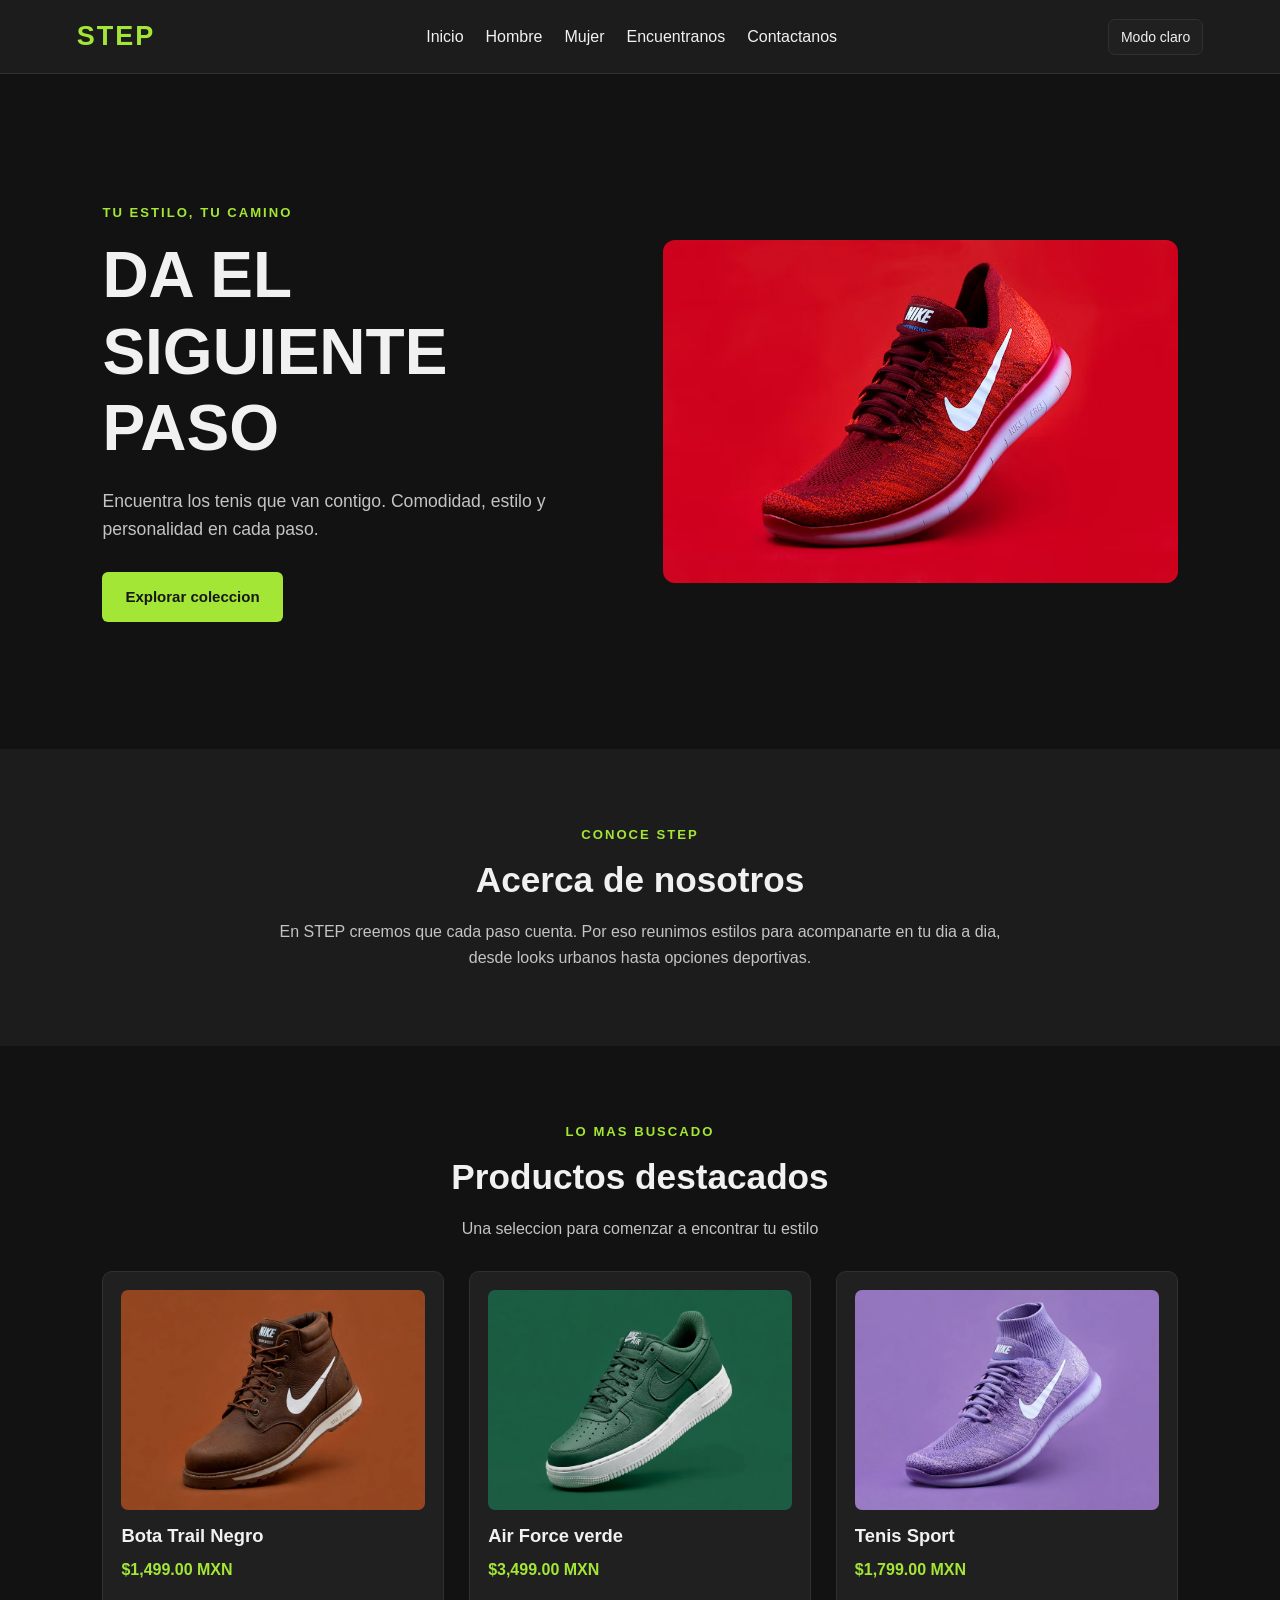
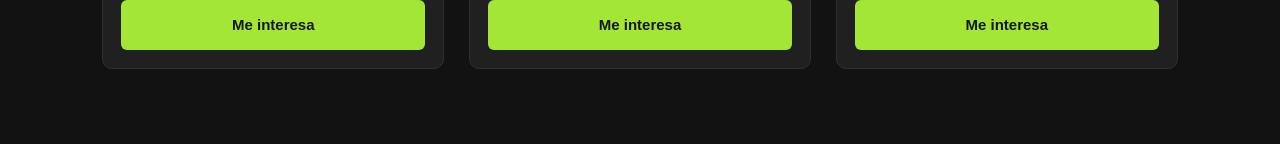
<file: index.html>
<!doctype html>
<html lang="es" data-theme="dark">
  <head>
    <meta charset="UTF-8" />
    <meta name="viewport" content="width=device-width, initial-scale=1.0" />
    <title>STEP</title>
    <link rel="stylesheet" href="style.css" />
  </head>
  <body>
   <body class="">
<header class="encabezado">
  <nav class="nav-principal">
    <a href="index.html" class="logo">STEP</a>
    <ul class="menu">
      <li><a href="index.html">Inicio</a></li>
      <li><a href="hombre.html">Hombre</a></li>
      <li><a href="mujer.html">Mujer</a></li>
      <li><a href="encuentranos.html">Encuentranos</a></li>
      <li><a href="contactanos.html">Contactanos</a></li>
    </ul>
    <button type="button" class="tema-boton" id="cambiar-tema"> Modo claro</button>
  </nav>
</header>
<main>
<section class="portada portada-inicio" id="inicio">
  <div class="portada-contenido">
    <p class="etiqueta">TU ESTILO, TU CAMINO</p>
    <h1>DA EL SIGUIENTE PASO</h1>
    <p>Encuentra los tenis que van contigo. Comodidad, estilo y personalidad en cada paso.</p>
    <a href="hombre.html" class="boton">Explorar coleccion</a>
  </div>
  <div class="portadainicio-imagen">
    <img src="IMG/teni_rojo.avif">
  </div>
</section>
<section class="nosotros" id="nosotros">
  <div class="ancho-contenido">
    <p class="etiqueta">CONOCE STEP</p>
    <h2>Acerca de nosotros</h2>
    <p>En STEP creemos que cada paso cuenta. Por eso reunimos estilos para acompanarte en tu dia a dia, desde looks urbanos hasta opciones deportivas.</p>
  </div>
</section>
<section class="productos seccion-productos">
  <div class="ancho-contenido">
    <p class="etiqueta">LO MAS BUSCADO</p>
    <h2>Productos destacados</h2>
    <p class="subtitulo">Una seleccion para comenzar a encontrar tu estilo</p>
    <div class="productos-contenedor">
      <article class="producto">
  <img src="IMG/Bota_cafe_Hombre3.jpg" >
  <h3>Bota Trail Negro</h3>
  <p class="precio">$1,499.00 MXN</p>
  <a href="contactanos.html" class="boton">Me interesa</a>
</article>
      <article class="producto">
  <img src="IMG/Air_verde_Hombre2.jpg">
  <h3>Air Force verde</h3>
  <p class="precio">$3,499.00 MXN</p>
  <a href="contactanos.html" class="boton">Me interesa</a>
</article>
      <article class="producto">
  <img src="IMG/Calcetin_morado_Mujer1.jpg">
  <h3>Tenis Sport</h3>
  <p class="precio">$1,799.00 MXN</p>
  <a href="contactanos.html" class="boton">Me interesa</a>
</article>
    </div>
  </div>
</section>
</main>
<script src="function.js"></script>

  </body>
</html>
</file>
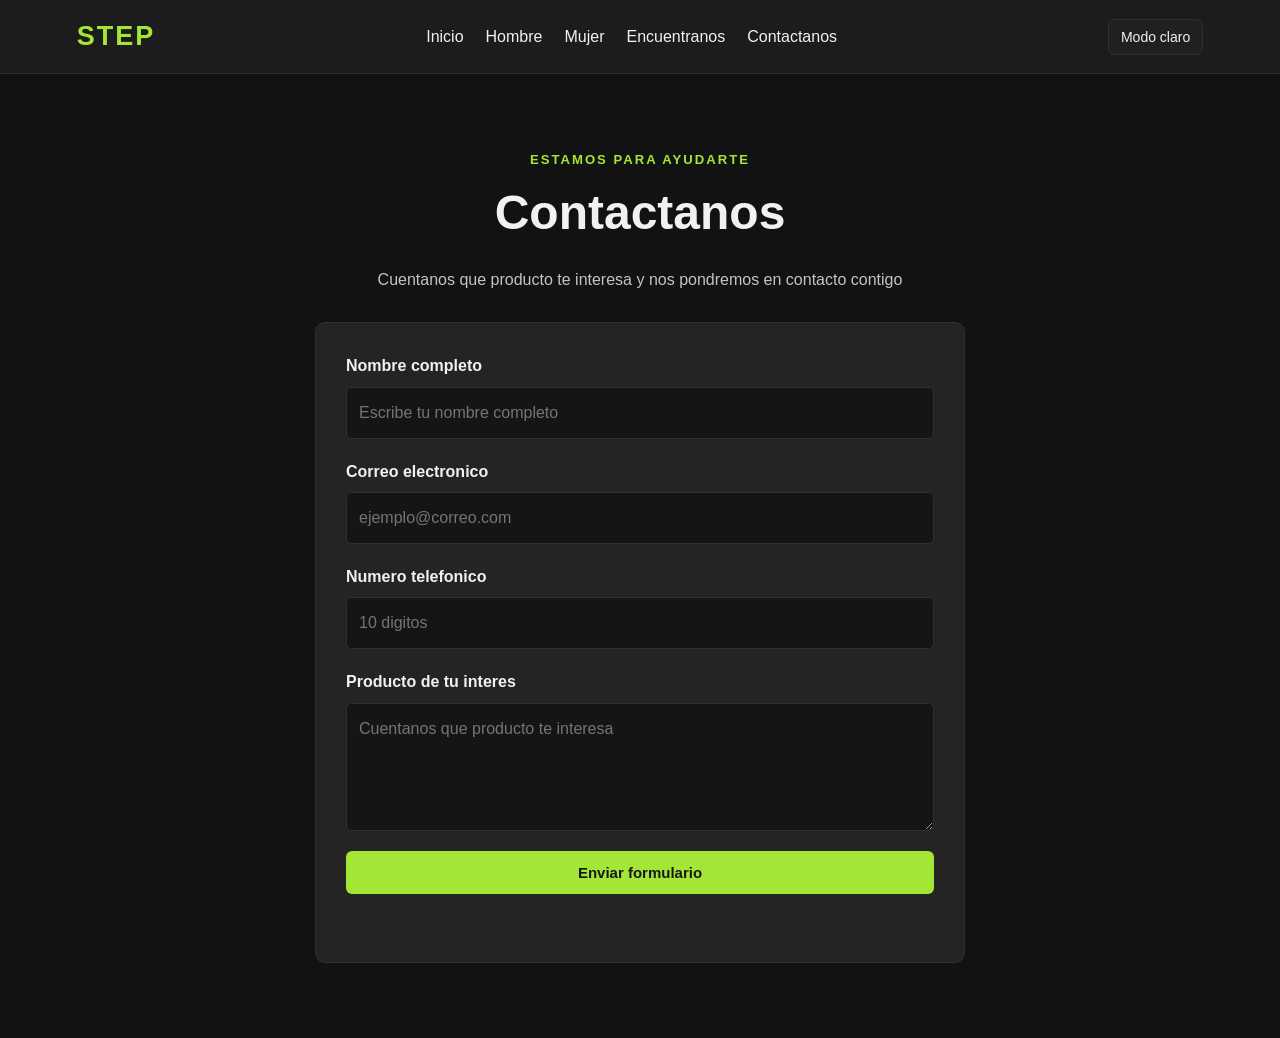
<file: contactanos.html>
<!doctype html>
<html lang="es" data-theme="dark">
<head>
  <meta charset="UTF-8">
  <meta name="viewport" content="width=device-width, initial-scale=1.0">
  <meta name="description" content="STEP, encuentra tus tenis ideales">
  <title>Contactanos | STEP</title>
  <link rel="stylesheet" href="style.css">
</head>
<body class="">
<header class="encabezado">
  <nav class="nav-principal">
    <a href="index.html" class="logo">STEP</a>
    <ul class="menu">
      <li><a href="index.html">Inicio</a></li>
      <li><a href="hombre.html">Hombre</a></li>
      <li><a href="mujer.html">Mujer</a></li>
      <li><a href="encuentranos.html">Encuentranos</a></li>
      <li><a href="contactanos.html">Contactanos</a></li>
    </ul>
    <button type="button" class="tema-boton" id="cambiar-tema">Modo claro</button>
  </nav>
</header>
<main>
<section class="contacto-pagina">
  <div class="ancho-contenido">
    <p class="etiqueta">ESTAMOS PARA AYUDARTE</p>
    <h1>Contactanos</h1>
    <p class="subtitulo">Cuentanos que producto te interesa y nos pondremos en contacto contigo</p>
    <form id="formulario-contacto" novalidate>
      <div class="campo">
        <label for="nombre">Nombre completo</label>
        <input type="text" id="nombre" name="nombre" >
      </div>
      <div class="campo">
        <label for="email">Correo electronico</label>
        <input type="email" id="email" name="email" >
      </div>
      <div class="campo">
        <label for="telefono">Numero telefonico</label>
        <input type="tel" id="telefono" name="telefono" >
      </div>
      <div class="campo">
        <label for="comentario">Producto de tu interes</label>
        <textarea id="comentario" name="comentario" rows="4"></textarea>
      </div>
      <button type="submit" class="boton">Enviar formulario</button>
      <p id="mensaje-formulario" role="status"></p>
    </form>
  </div>
</section>
</main>
<script src="function.js"></script>
</body>
</html>
</file>
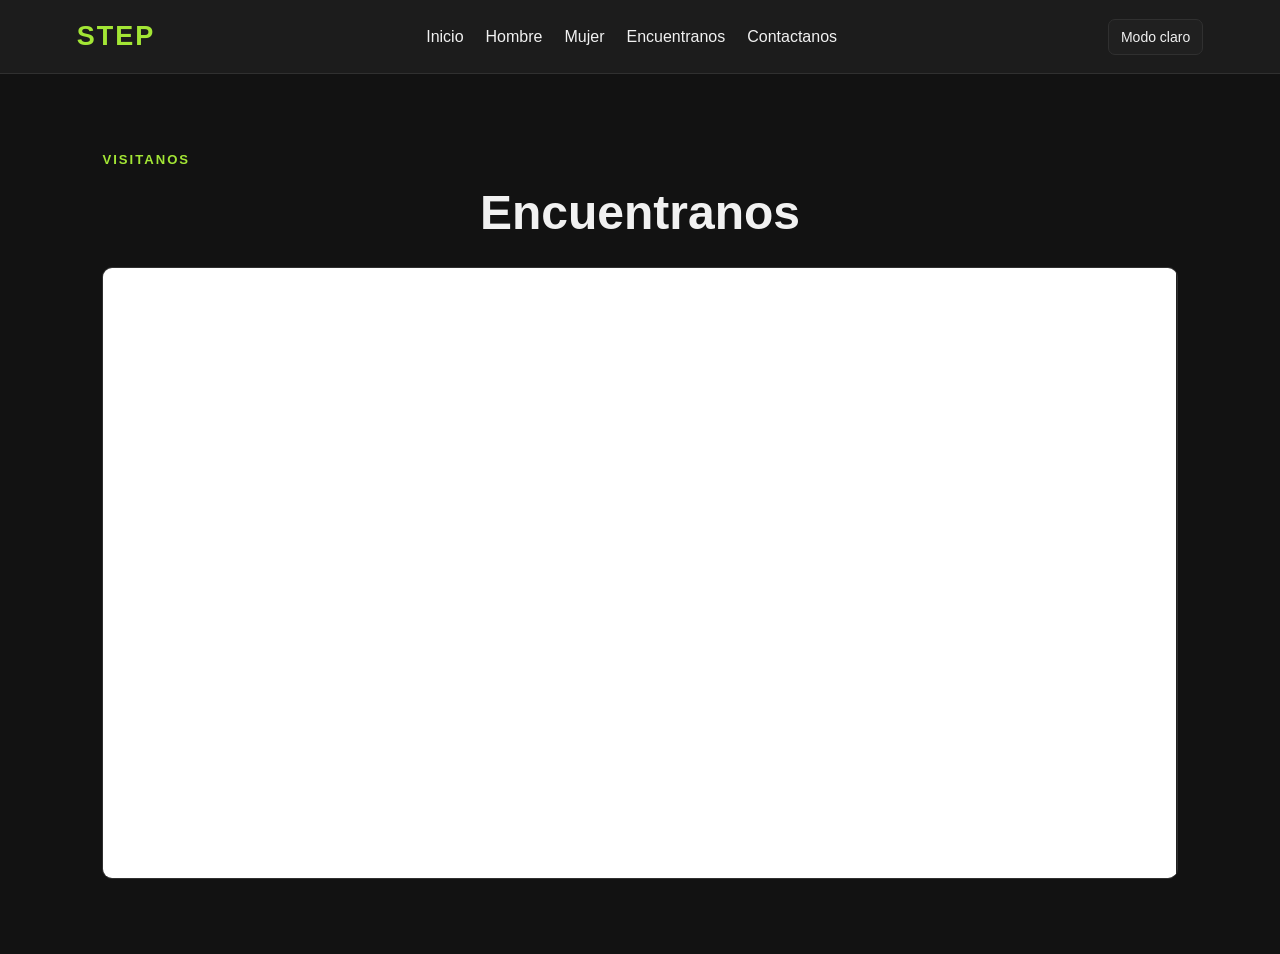
<file: encuentranos.html>
<!doctype html>
<html lang="es" data-theme="dark">
  <head>
    <meta charset="UTF-8" />
    <meta name="viewport" content="width=device-width, initial-scale=1.0" />
    <meta name="description" content="STEP, encuentra tus tenis ideales" />
    <title>Encuentranos</title>
    <link rel="stylesheet" href="style.css" />
  </head>
  <body class="">
    <header class="encabezado">
      <nav class="nav-principal">
        <a href="index.html" class="logo">STEP</a>
        <ul class="menu">
          <li><a href="index.html">Inicio</a></li>
          <li><a href="hombre.html">Hombre</a></li>
          <li><a href="mujer.html">Mujer</a></li>
          <li><a href="encuentranos.html">Encuentranos</a></li>
          <li><a href="contactanos.html">Contactanos</a></li>
        </ul>
        <button type="button" class="tema-boton" id="cambiar-tema">
          Modo claro
        </button>
      </nav>
    </header>
    <main>
      <section class="mapa-pagina">
        <div class="ancho-contenido">
          <p class="etiqueta">VISITANOS</p>
          <h1>Encuentranos</h1>
          <iframe
            src="https://www.google.com/maps/embed?pb=!1m14!1m8!1m3!1d13980.870218215043!2d-99.3418925!3d20.0059892!3m2!1i1024!2i768!4f13.1!3m3!1m2!1s0x85d22d134f5ed9d9%3A0xaf1e77aba8c3a0a2!2sUniversidad%20Tecnol%C3%B3gica%20de%20Tula-Tepeji!5e1!3m2!1ses-419!2smx!4v1791931627691!5m2!1ses-419!2smx"
            title="Mapa de ubicacion"
            loading="lazy"
            referrerpolicy="strict-origin-when-cross-origin"
            allowfullscreen
          >
          </iframe>
        </div>
      </section>
    </main>
    <script src="function.js"></script>
  </body>
</html>
</file>
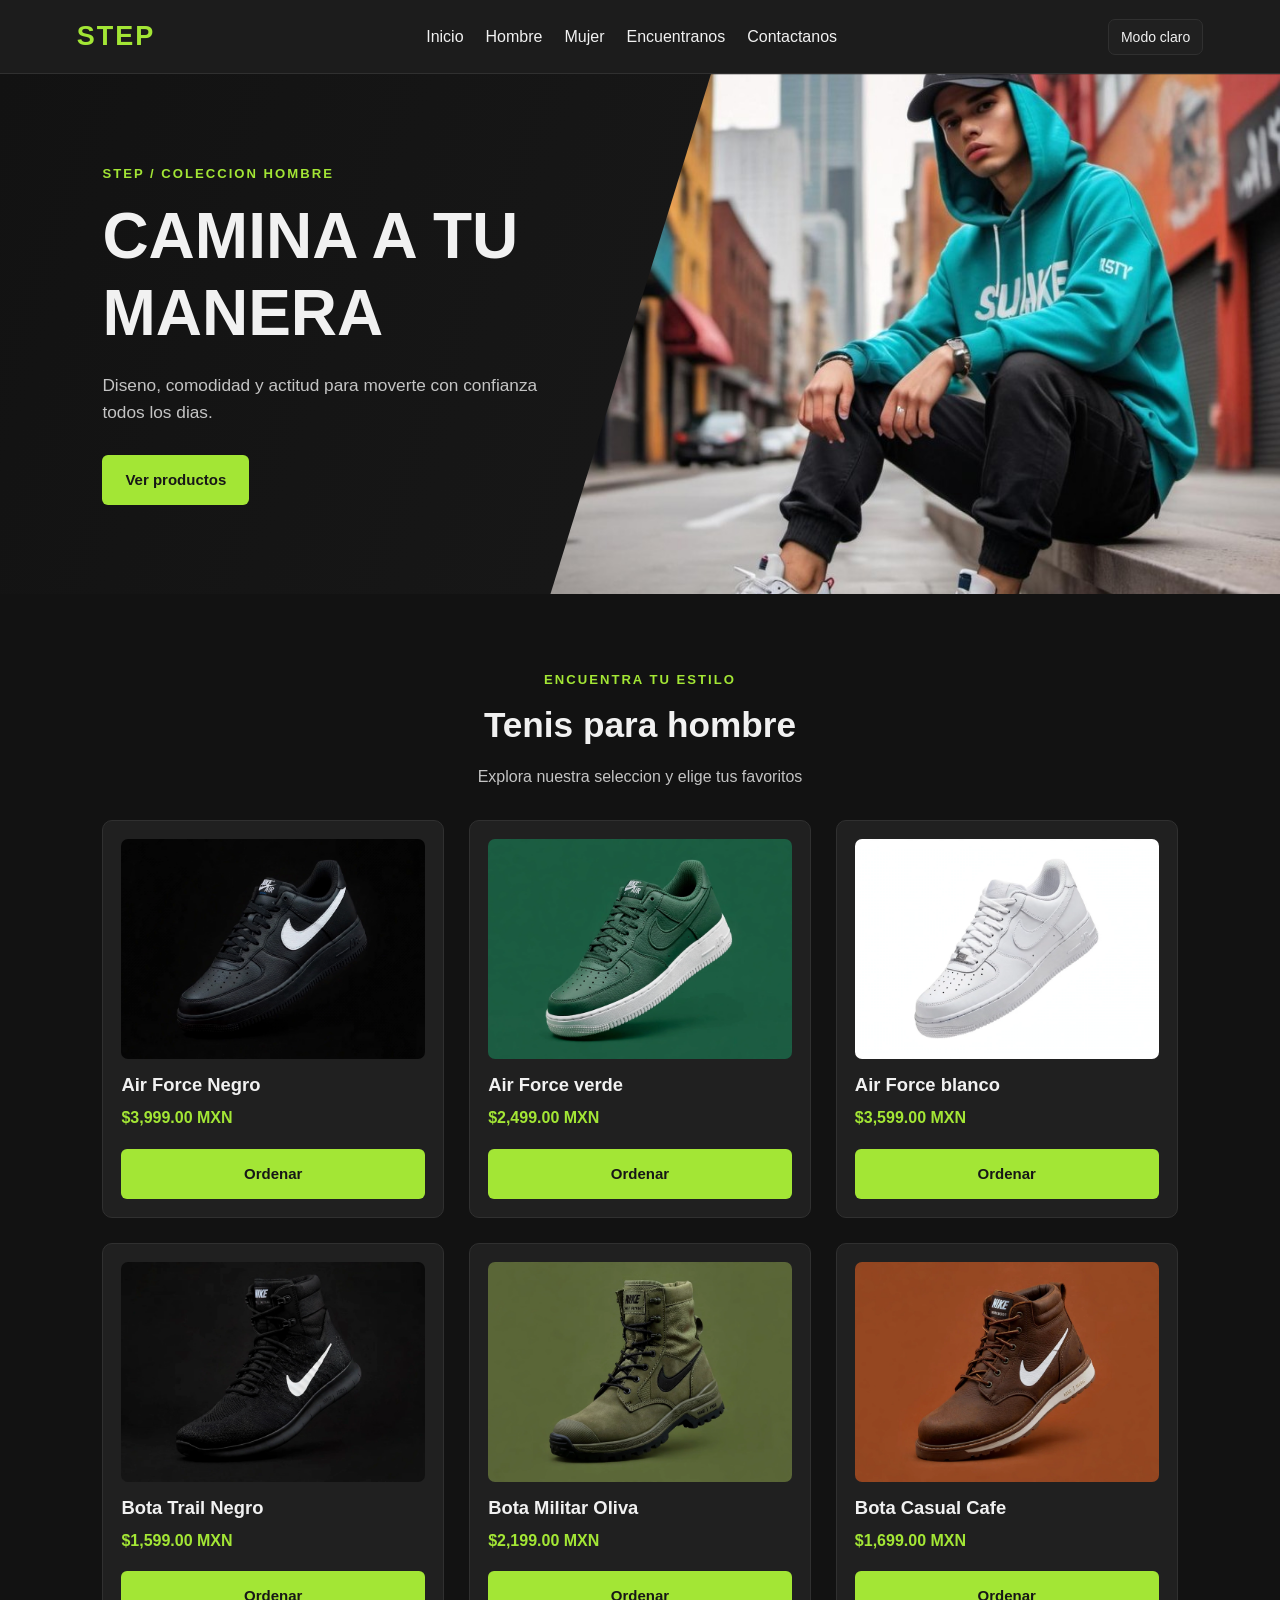
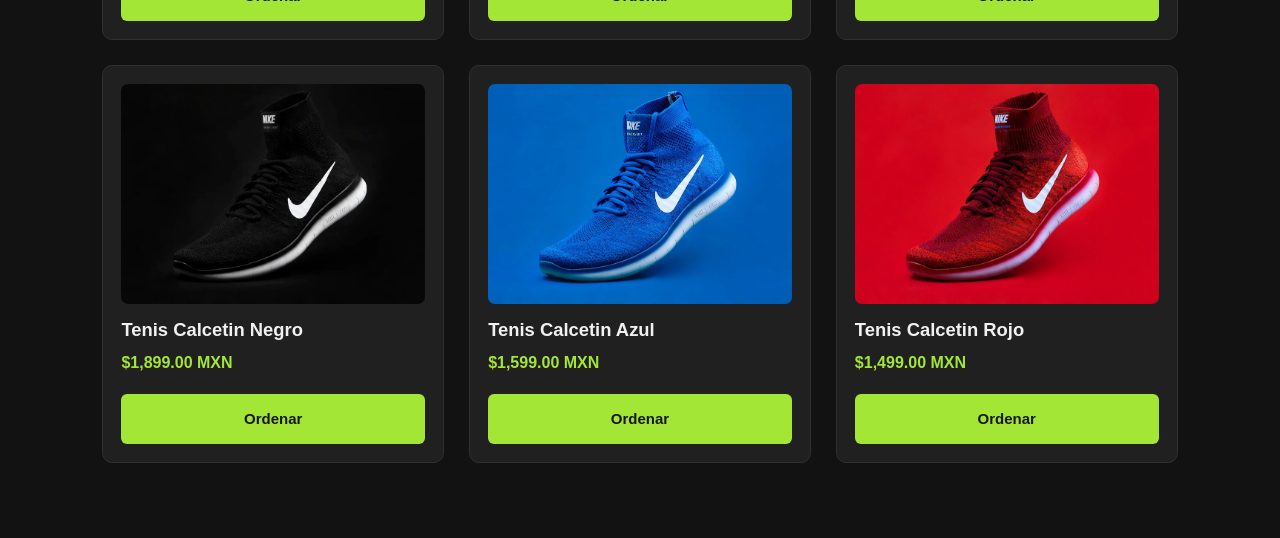
<file: hombre.html>
<!doctype html>
<html lang="es" data-theme="dark">
  <head>
    <meta charset="UTF-8" />
    <meta name="viewport" content="width=device-width, initial-scale=1.0" />
    <title>Hombre</title>
    <link rel="stylesheet" href="style.css" />
  </head>
  <body class="">
    <header class="encabezado">
      <nav class="nav-principal" aria-label="Menu principal">
        <a href="index.html" class="logo">STEP</a>
        <ul class="menu">
          <li><a href="index.html">Inicio</a></li>
          <li><a href="hombre.html">Hombre</a></li>
          <li><a href="mujer.html">Mujer</a></li>
          <li><a href="encuentranos.html">Encuentranos</a></li>
          <li><a href="contactanos.html">Contactanos</a></li>
        </ul>
        <button type="button" class="tema-boton" id="cambiar-tema">
          Modo claro
        </button>
      </nav>
    </header>
    <main>
      <section class="genero hombre">
        <div class="genero-texto">
          <p class="etiqueta">STEP / COLECCION HOMBRE</p>
          <h1>CAMINA A TU MANERA</h1>
          <p>
            Diseno, comodidad y actitud para moverte con confianza todos los
            dias.
          </p>
          <a href="#coleccion" class="boton">Ver productos</a>
        </div>
        <div class="portada-imagen">
          <img src="IMG/Portada_hombre.jpg" />
        </div>
      </section>
      <section class="productos seccion-productos" id="coleccion">
        <div class="ancho-contenido">
          <p class="etiqueta">ENCUENTRA TU ESTILO</p>
          <h2>Tenis para hombre</h2>
          <p class="subtitulo">
            Explora nuestra seleccion y elige tus favoritos
          </p>
          <div class="productos-contenedor">
            <article class="producto">
              <img src="IMG/Air_negro_Hombre1.jpg" />
              <h3>Air Force Negro</h3>
              <p class="precio">$3,999.00 MXN</p>
              <a href="contactanos.html" class="boton">Ordenar</a>
            </article>
            <article class="producto">
              <img src="IMG/Air_verde_Hombre2.jpg" />
              <h3>Air Force verde</h3>
              <p class="precio">$2,499.00 MXN</p>
              <a href="contactanos.html" class="boton">Ordenar</a>
            </article>
            <article class="producto">
              <img src="IMG/Air_blanco_Hombre3.jpg" />
              <h3>Air Force blanco</h3>
              <p class="precio">$3,599.00 MXN</p>
              <a href="contactanos.html" class="boton">Ordenar</a>
            </article>
            <article class="producto">
              <img src="IMG/Bota_negra_Hombre1.jpg" />
              <h3>Bota Trail Negro</h3>
              <p class="precio">$1,599.00 MXN</p>
              <a href="contactanos.html" class="boton">Ordenar</a>
            </article>
            <article class="producto">
              <img src="IMG/Bota_oliva_Hombre2.jpg" />
              <h3>Bota Militar Oliva</h3>
              <p class="precio">$2,199.00 MXN</p>
              <a href="contactanos.html" class="boton">Ordenar</a>
            </article>
            <article class="producto">
              <img src="IMG/Bota_cafe_Hombre3.jpg" />
              <h3>Bota Casual Cafe</h3>
              <p class="precio">$1,699.00 MXN</p>
              <a href="contactanos.html" class="boton">Ordenar</a>
            </article>
            <article class="producto">
              <img src="IMG/Calcetin_negro_Hombre1.jpg" />
              <h3>Tenis Calcetin Negro</h3>
              <p class="precio">$1,899.00 MXN</p>
              <a href="contactanos.html" class="boton">Ordenar</a>
            </article>
            <article class="producto">
              <img src="IMG/Calcetin_azul_Hombre2.jpg" />
              <h3>Tenis Calcetin Azul</h3>
              <p class="precio">$1,599.00 MXN</p>
              <a href="contactanos.html" class="boton">Ordenar</a>
            </article>
            <article class="producto">
              <img src="IMG/Calcetin_rojo_Hombre3.jpg" />
              <h3>Tenis Calcetin Rojo</h3>
              <p class="precio">$1,499.00 MXN</p>
              <a href="contactanos.html" class="boton">Ordenar</a>
            </article>
          </div>
        </div>
      </section>
    </main>
    <script src="function.js"></script>
  </body>
</html>
</file>
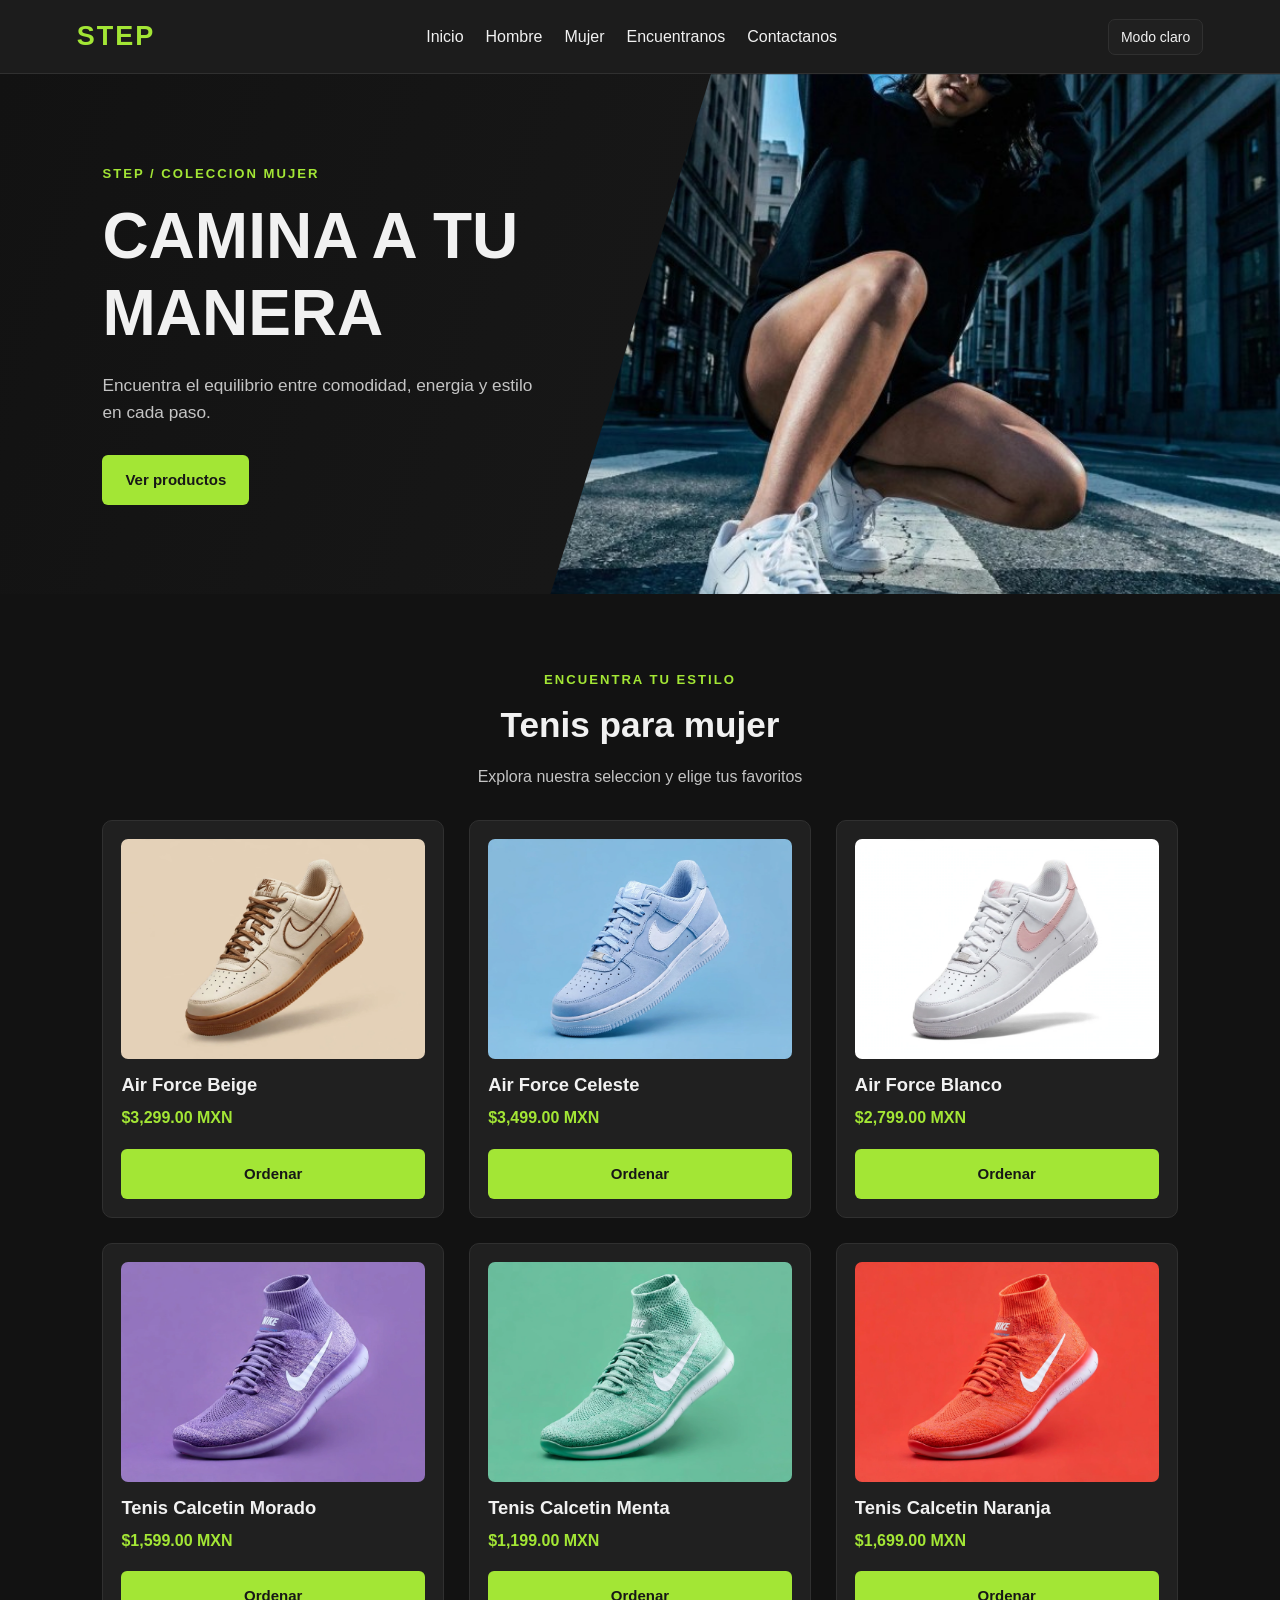
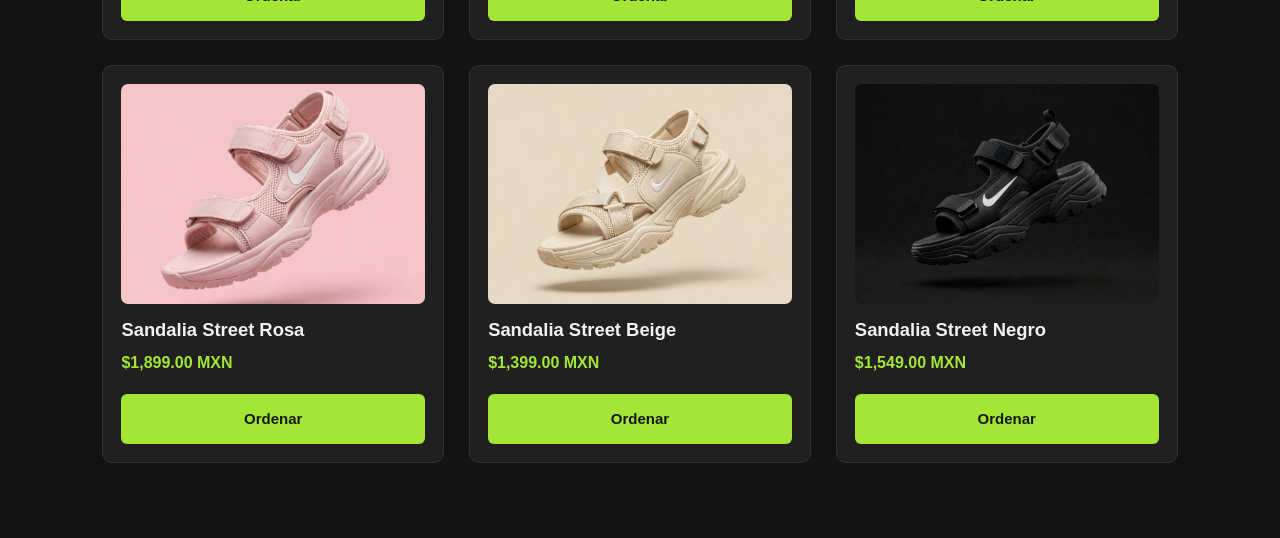
<file: mujer.html>
<!doctype html>
<html lang="es" data-theme="dark">
  <head>
    <meta charset="UTF-8" />
    <meta name="viewport" content="width=device-width, initial-scale=1.0" />
    <meta name="description" content="STEP, encuentra tus tenis ideales" />
    <title>Mujer</title>
    <link rel="stylesheet" href="style.css" />
  </head>
  <body class="">
    <header class="encabezado">
      <nav class="nav-principal">
        <a href="index.html" class="logo">STEP</a>
        <ul class="menu">
          <li><a href="index.html">Inicio</a></li>
          <li><a href="hombre.html">Hombre</a></li>
          <li><a href="mujer.html">Mujer</a></li>
          <li><a href="encuentranos.html">Encuentranos</a></li>
          <li><a href="contactanos.html">Contactanos</a></li>
        </ul>
        <button type="button" class="tema-boton" id="cambiar-tema">
          Modo claro
        </button>
      </nav>
    </header>
    <main>
      <section class="genero mujer">
        <div class="genero-texto">
          <p class="etiqueta">STEP / COLECCION MUJER</p>
          <h1>CAMINA A TU MANERA</h1>
          <p>
            Encuentra el equilibrio entre comodidad, energia y estilo en cada
            paso.
          </p>
          <a href="#coleccion" class="boton">Ver productos</a>
        </div>
        <div class="portada-imagen">
          <img src="IMG/Portada_mujer.jpg" />
        </div>
      </section>
      <section class="productos seccion-productos" id="coleccion">
        <div class="ancho-contenido">
          <p class="etiqueta">ENCUENTRA TU ESTILO</p>
          <h2>Tenis para mujer</h2>
          <p class="subtitulo">
            Explora nuestra seleccion y elige tus favoritos
          </p>
          <div class="productos-contenedor">
            <article class="producto">
              <img src="IMG/Air_beige_Mujer1.jpg" />
              <h3>Air Force Beige</h3>
              <p class="precio">$3,299.00 MXN</p>
              <a href="contactanos.html" class="boton">Ordenar</a>
            </article>
            <article class="producto">
              <img src="IMG/Air_cielo_Mujer2.jpg" />
              <h3>Air Force Celeste</h3>
              <p class="precio">$3,499.00 MXN</p>
              <a href="contactanos.html" class="boton">Ordenar</a>
            </article>
            <article class="producto">
              <img src="IMG/Air_blanco_Mujer3.jpg" />
              <h3>Air Force Blanco</h3>
              <p class="precio">$2,799.00 MXN</p>
              <a href="contactanos.html" class="boton">Ordenar</a>
            </article>
            <article class="producto">
              <img src="IMG/Calcetin_morado_Mujer1.jpg" />
              <h3>Tenis Calcetin Morado</h3>
              <p class="precio">$1,599.00 MXN</p>
              <a href="contactanos.html" class="boton">Ordenar</a>
            </article>
            <article class="producto">
              <img src="IMG/Calcetin_menta_Mujer2.jpg" />
              <h3>Tenis Calcetin Menta</h3>
              <p class="precio">$1,199.00 MXN</p>
              <a href="contactanos.html" class="boton">Ordenar</a>
            </article>
            <article class="producto">
              <img src="IMG/Calcetin_naranja_Mujer3.jpg" />
              <h3>Tenis Calcetin Naranja</h3>
              <p class="precio">$1,699.00 MXN</p>
              <a href="contactanos.html" class="boton">Ordenar</a>
            </article>
            <article class="producto">
              <img src="IMG/Sandalia_rosa_Mujer1.jpg" />
              <h3>Sandalia Street Rosa</h3>
              <p class="precio">$1,899.00 MXN</p>
              <a href="contactanos.html" class="boton">Ordenar</a>
            </article>
            <article class="producto">
              <img src="IMG/Sandalia_beige_Mujer2.jpg" />
              <h3>Sandalia Street Beige</h3>
              <p class="precio">$1,399.00 MXN</p>
              <a href="contactanos.html" class="boton">Ordenar</a>
            </article>
            <article class="producto">
              <img src="IMG/Sandalia_negro_Mujer3.jpg" />
              <h3>Sandalia Street Negro</h3>
              <p class="precio">$1,549.00 MXN</p>
              <a href="contactanos.html" class="boton">Ordenar</a>
            </article>
          </div>
        </div>
      </section>
    </main>
    <script src="function.js"></script>
  </body>
</html>
</file>
<file: style.css>
:root {
  color-scheme: dark;
  --fondo: #121212;
  --superficie: #1c1c1c;
  --superficie-secundaria: #202020;
  --formulario: #242424;
  --texto: #f1f1f1;
  --texto-secundario: #c4c4c4;
  --borde: #303030;
  --verde: #a3e635;
  --verde-hover: #bef264;
  --texto-boton: #171717;
  --campo: #151515;
}

html[data-theme="light"] {
  color-scheme: light;
  --fondo: #f5f6f2;
  --superficie: #ffffff;
  --superficie-secundaria: #ffffff;
  --formulario: #ffffff;
  --texto: #20231d;
  --texto-secundario: #555b50;
  --borde: #d9dfd2;
  --verde: #5c8f12;
  --verde-hover: #4b7710;
  --texto-boton: #ffffff;
  --campo: #f8faf5;
}

* {
  margin: 0;
  padding: 0;
  box-sizing: border-box;
}

html {
  scroll-behavior: smooth;
  scroll-padding-top: 90px;
}

body {
  font-family: Arial, sans-serif;
  background: var(--fondo);
  color: var(--texto);
  line-height: 1.6;
  transition: background-color .25s, color .25s;
}

a {
  color: inherit;
}

.encabezado {
  background: var(--superficie);
  padding: 15px 6%;
  position: sticky;
  top: 0;
  z-index: 1000;
  border-bottom: 1px solid var(--borde);
}

.nav-principal {
  display: flex;
  align-items: center;
  justify-content: space-between;
  gap: 22px;
}

.logo {
  color: var(--verde);
  font-size: 27px;
  font-weight: bold;
  text-decoration: none;
  letter-spacing: 2px;
}

.menu {
  display: flex;
  align-items: center;
  gap: 22px;
  list-style: none;
}

.menu a {
  text-decoration: none;
  transition: color .2s;
}

.menu a:hover,
.menu a:focus-visible {
  color: var(--verde);
}

.tema-boton {
  border: 1px solid var(--borde);
  border-radius: 7px;
  padding: 9px 12px;
  background: var(--superficie-secundaria);
  color: var(--texto);
  cursor: pointer;
  font-size: 14px;
  white-space: nowrap;
}

.tema-boton:hover {
  border-color: var(--verde);
}

section {
  padding: 75px 8%;
}

h1,
h2,
h3 {
  line-height: 1.2;
}

h1 {
  font-size: clamp(2.2rem, 5vw, 4.5rem);
}

h2 {
  font-size: clamp(1.7rem, 3vw, 2.2rem);
  margin-bottom: 18px;
  text-align: center;
}

p {
  color: var(--texto-secundario);
}

.ancho-contenido {
  width: 100%;
  max-width: 1200px;
  margin: 0 auto;
}

.etiqueta {
  color: var(--verde);
  font-size: .82rem;
  font-weight: bold;
  letter-spacing: 2px;
  margin-bottom: 14px;
}

.subtitulo {
  text-align: center;
  margin: 0 auto 30px;
  max-width: 700px;
}

.portada {
  min-height: 75vh;
  display: flex;
  align-items: center;
  justify-content: space-between;
  gap: 45px;
}

.portada-contenido {
  flex: 1;
}

.portada-contenido h1 {
  margin-bottom: 20px;
}

.portada-contenido>p:not(.etiqueta) {
  font-size: 1.1rem;
  margin-bottom: 28px;
  max-width: 540px;
}
/*Para la imagen de portada del inicio*/
.portadainicio-imagen {
  flex: 1;
}

.portadainicio-imagen img {
  display: block;
  width: 100%;
  max-height: 420px;
  object-fit: cover;
  border-radius: 12px;
}

.boton {
  display: inline-block;
  background: var(--verde);
  color: var(--texto-boton);
  padding: 12px 22px;
  border: 1px solid transparent;
  border-radius: 6px;
  text-decoration: none;
  text-align: center;
  font-size: 15px;
  font-weight: bold;
  cursor: pointer;
  transition: background .2s, transform .2s;
}

.boton:hover {
  background: var(--verde-hover);
  transform: translateY(-2px);
}

.boton-secundario {
  background: transparent;
  color: var(--verde);
  border-color: var(--verde);
}

.boton-secundario:hover {
  color: var(--texto-boton);
}

.nosotros {
  background: var(--superficie);
  text-align: center;
}

.nosotros .ancho-contenido {
  max-width: 800px;
}

.nosotros p:not(.etiqueta) {
  max-width: 750px;
  margin: 0 auto;
}

.seccion-productos {
  text-align: center;
}

.productos-contenedor {
  display: grid;
  grid-template-columns: repeat(3, minmax(0, 1fr));
  gap: 25px;
  margin-top: 30px;
  text-align: left;
}

.producto {
  min-width: 0;
  background: var(--superficie-secundaria);
  padding: 18px;
  border: 1px solid var(--borde);
  border-radius: 10px;
  transition: transform .2s, border-color .2s;
}

.producto:hover {
  transform: translateY(-4px);
  border-color: var(--verde);
}

.producto img {
  display: block;
  width: 100%;
  height: 220px;
  object-fit: cover;
  border-radius: 7px;
  margin-bottom: 15px;
  background: var(--superficie);
}

.producto h3 {
  margin-bottom: 9px;
  font-size: 1.15rem;
}

.producto .precio {
  color: var(--verde);
  font-weight: bold;
  margin-bottom: 18px;
}

.producto .boton {
  width: 100%;
}

.enlaces-coleccion {
  display: flex;
  justify-content: center;
  flex-wrap: wrap;
  gap: 14px;
  margin-top: 32px;
}

.genero {
  min-height: 520px;
  padding: 0 8%;
  position: relative;
  display: flex;
  align-items: center;
  overflow: hidden;
  isolation: isolate;
}

.genero-texto {
  position: relative;
  z-index: 2;
  width: 55%;
  padding: 75px 0;
}

.genero-texto h1 {
  max-width: 600px;
  margin-bottom: 20px;
}

.genero-texto>p:not(.etiqueta) {
  max-width: 440px;
  margin-bottom: 28px;
  font-size: 1.08rem;
}
/*Para la imagen de portada de hombre y mujer*/
.portada-imagen {
  position: absolute;
  inset: 0 0 0 auto;
  width: 57%;
  height: 100%;
  z-index: 1;
  clip-path: polygon(22% 0, 100% 0, 100% 100%, 0 100%);
  background: var(--superficie-secundaria);
}

.portada-imagen img {
  width: 100%;
  height: 100%;
  display: block;
  object-fit: cover;
  object-position: center;
}

.hombre {
  background: linear-gradient(110deg, var(--fondo) 0%, var(--superficie) 100%);
}

.mujer {
  background: linear-gradient(110deg, var(--fondo) 0%, var(--superficie) 100%);
}

.hombre .hombre-imagen {
  background: #29312b;
}

.mujer .mujer-imagen {
  background: #352b32;
}

/* Mapa */
.mapa-pagina {
  min-height: calc(100vh - 80px);
}

.mapa-pagina h1,
.contacto-pagina h1 {
  font-size: clamp(2rem, 4vw, 3rem);
  text-align: center;
  margin-bottom: 25px;
}

.mapa-pagina iframe {
  display: block;
  width: 100%;
  height: min(68vh, 650px);
  min-height: 350px;
  border: 1px solid var(--borde);
  border-radius: 10px;
  background: var(--superficie-secundaria);
}

/* Apartado de Contacto */
.contacto-pagina {
  min-height: calc(100vh - 80px);
  background: var(--fondo);
}

.contacto-pagina .etiqueta {
  text-align: center;
}

.contacto-pagina form {
  max-width: 650px;
  margin: 28px auto 0;
  background: var(--formulario);
  padding: 30px;
  border-radius: 10px;
  border: 1px solid var(--borde);
}

.campo {
  display: flex;
  flex-direction: column;
  margin-bottom: 20px;
}

.campo label {
  margin-bottom: 8px;
  font-weight: bold;
}

.campo input,
.campo textarea {
  width: 100%;
  padding: 12px;
  background: var(--campo);
  color: var(--texto);
  border: 1px solid var(--borde);
  border-radius: 5px;
  font: inherit;
}

.campo input:focus,
.campo textarea:focus {
  outline: 2px solid var(--verde);
  outline-offset: 1px;
}

.campo textarea {
  resize: vertical;
}

form .boton {
  width: 100%;
}

#mensaje-formulario {
  margin-top: 14px;
  text-align: center;
  min-height: 1.5em;
}

#mensaje-formulario.error {
  color: #ff6b6b;
}

#mensaje-formulario.exito {
  color: var(--verde);
}

@media screen and (max-width: 1000px) {
  .encabezado {
    padding: 14px 4%;
  }

  .nav-principal {
    flex-wrap: wrap;
  }

  .menu {
    gap: 15px;
  }

  section {
    padding: 60px 5%;
  }

  .productos-contenedor {
    grid-template-columns: repeat(2, minmax(0, 1fr));
  }

  .genero {
    padding: 0 5%;
    min-height: 470px;
  }

  .genero-texto {
    width: 57%;
  }

  .genero-imagen {
    width: 55%;
  }
}

@media screen and (max-width: 700px) {
  .nav-principal {
    justify-content: center;
  }

  .logo {
    margin-right: auto;
  }

  .menu {
    order: 3;
    width: 100%;
    justify-content: center;
    flex-wrap: wrap;
    gap: 10px 16px;
  }

  .menu a {
    font-size: 14px;
  }

  .tema-boton {
    font-size: 13px;
  }

  section {
    padding: 45px 5%;
  }

  .portada {
    min-height: auto;
    flex-direction: column;
    text-align: center;
    gap: 30px;
  }

  .portada-contenido>p:not(.etiqueta) {
    font-size: 1rem;
  }

  .portadainicio-imagen {
    width: 100%;
  }

  .portadainicio-imagen img {
    max-height: 320px;
  }

  .productos-contenedor {
    grid-template-columns: 1fr;
    gap: 20px;
  }

  .producto img {
    height: 250px;
  }

  .genero {
    min-height: 650px;
    align-items: flex-start;
    padding: 0 5%;
  }

  .genero-texto {
    width: 100%;
    padding: 45px 0 300px;
  }

  .genero-texto h1 {
    font-size: clamp(2rem, 9vw, 3.3rem);
    max-width: 100%;
  }

  .genero-imagen {
    top: auto;
    bottom: 0;
    width: 100%;
    height: 55%;
    clip-path: polygon(0 18%, 100% 0, 100% 100%, 0 100%);
  }

  .mapa-pagina iframe {
    min-height: 300px;
    height: 55vh;
  }

  .contacto-pagina form {
    padding: 20px;
  }
}
</file>
